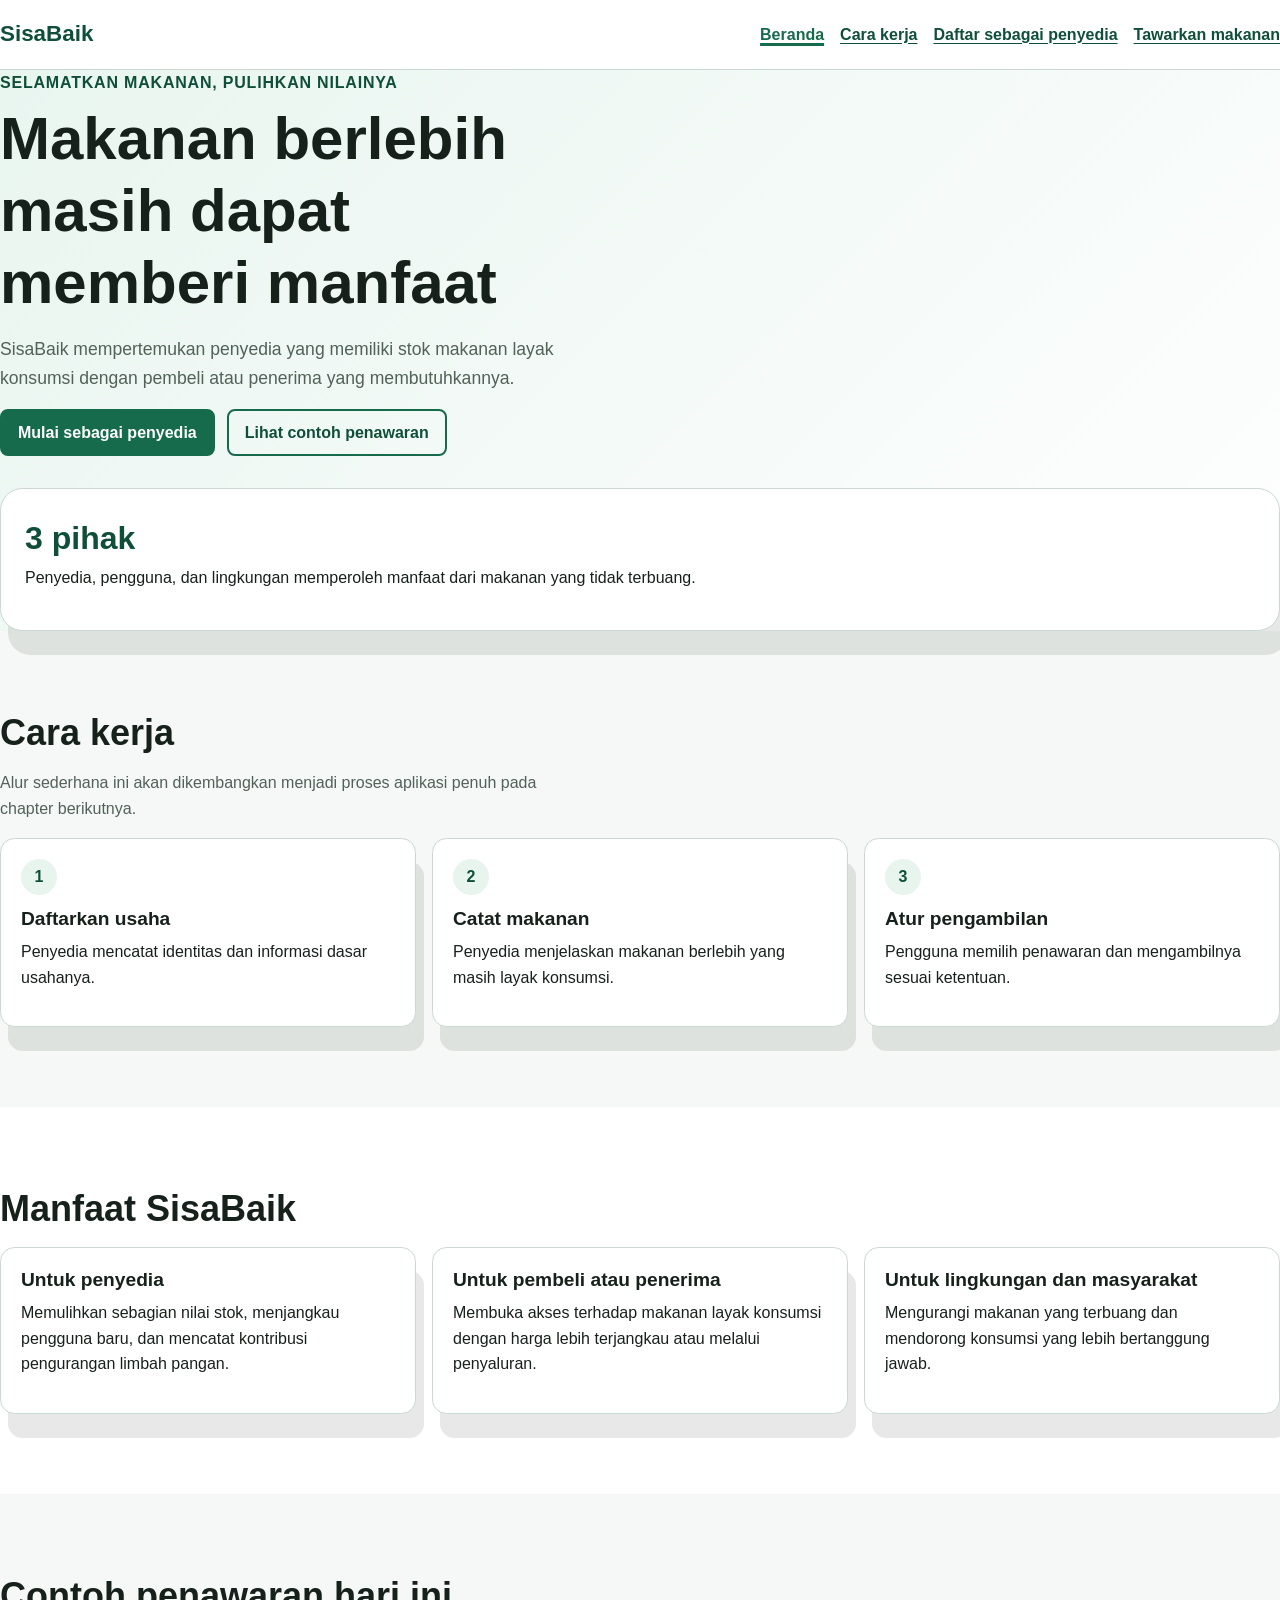
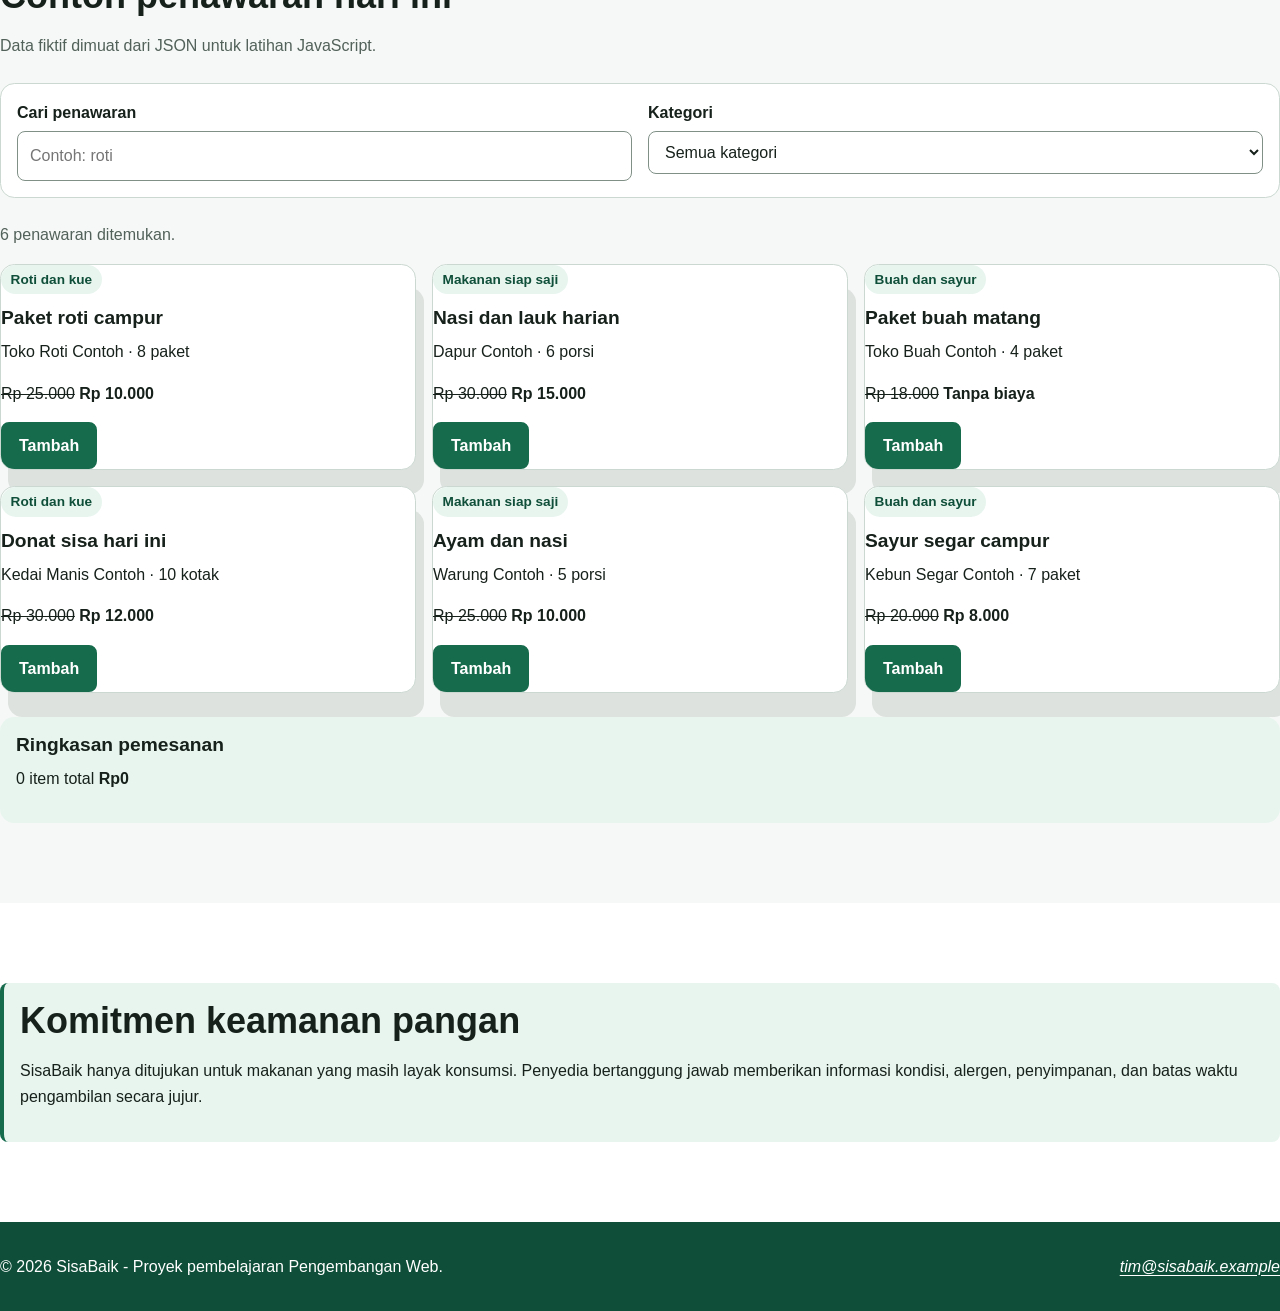
<file: index.html>
<!doctype html>
<html lang="id">

<head>
    <meta charset="utf-8">
    <meta name="viewport" content="width=device-width, initial-scale=1">
    <meta name="description"
        content="SisaBaik membantu penyedia menawarkan makanan berlebih agar tetap bernilai, terjangkau, dan tidak terbuang.">

    <title>Beranda | SisaBaik</title>

    <link rel="stylesheet" href="styles.css">
    <script src="app.js" defer></script>
    
</head>

<body>
    <a class="skip-link" href="#konten-utama">
        Lewati ke konten utama
    </a>

    <header class="site-header">
        <div class="container header-layout">
            <p class="brand">SisaBaik</p>

            <nav aria-label="Navigasi utama">
                <ul class="nav-list">
                    <li>
                        <a href="index.html" aria-current="page">
                            Beranda
                        </a>
                    </li>
                    <li>
                        <a href="#cara-kerja">
                            Cara kerja
                        </a>
                    </li>
                    <li>
                        <a href="daftar-penyedia.html">
                            Daftar sebagai penyedia
                        </a>
                    </li>
                    <li>
                        <a href="tawarkan-makanan.html">
                            Tawarkan makanan
                        </a>
                    </li>
                </ul>
            </nav>
        </div>
    </header>

    <main id="konten-utama" tabindex="-1">

        <!-- Hero Section -->
        <section class="hero" aria-labelledby="judul-utama">
            <div class="container hero-layout">
                <div>
                    <p class="eyebrow">
                        Selamatkan makanan, pulihkan nilainya
                    </p>

                    <h1 id="judul-utama">
                        Makanan berlebih masih dapat memberi manfaat
                    </h1>

                    <p class="lead">
                        SisaBaik mempertemukan penyedia yang memiliki stok
                        makanan layak konsumsi dengan pembeli atau penerima
                        yang membutuhkannya.
                    </p>

                    <div class="button-group">
                        <a class="button" href="daftar-penyedia.html">
                            Mulai sebagai penyedia
                        </a>

                        <a class="button button-secondary"
                            href="#penawaran-contoh">
                            Lihat contoh penawaran
                        </a>
                    </div>
                </div>

                <aside class="hero-panel"
                    aria-label="Ringkasan manfaat SisaBaik">
                    <strong>3 pihak</strong>

                    <p>
                        Penyedia, pengguna, dan lingkungan memperoleh manfaat
                        dari makanan yang tidak terbuang.
                    </p>
                </aside>
            </div>
        </section>

        <!-- Cara Kerja -->
        <section class="section" id="cara-kerja"
            aria-labelledby="judul-cara-kerja">
            <div class="container">
                <h2 id="judul-cara-kerja">
                    Cara kerja
                </h2>

                <p class="section-intro">
                    Alur sederhana ini akan dikembangkan menjadi proses
                    aplikasi penuh pada chapter berikutnya.
                </p>

                <div class="steps-grid">

                    <article class="card">
                        <span class="step-number" aria-hidden="true">
                            1
                        </span>

                        <h3>
                            Daftarkan usaha
                        </h3>

                        <p>
                            Penyedia mencatat identitas dan informasi dasar
                            usahanya.
                        </p>
                    </article>

                    <article class="card">
                        <span class="step-number" aria-hidden="true">
                            2
                        </span>

                        <h3>
                            Catat makanan
                        </h3>

                        <p>
                            Penyedia menjelaskan makanan berlebih yang masih
                            layak konsumsi.
                        </p>
                    </article>

                    <article class="card">
                        <span class="step-number" aria-hidden="true">
                            3
                        </span>

                        <h3>
                            Atur pengambilan
                        </h3>

                        <p>
                            Pengguna memilih penawaran dan mengambilnya
                            sesuai ketentuan.
                        </p>
                    </article>

                </div>
            </div>
        </section>

        <!-- Manfaat -->
        <section class="section section-alt"
            aria-labelledby="judul-manfaat">
            <div class="container">
                <h2 id="judul-manfaat">
                    Manfaat SisaBaik
                </h2>

                <div class="benefit-grid">

                    <article class="card">
                        <h3>
                            Untuk penyedia
                        </h3>

                        <p>
                            Memulihkan sebagian nilai stok, menjangkau
                            pengguna baru, dan mencatat kontribusi
                            pengurangan limbah pangan.
                        </p>
                    </article>

                    <article class="card">
                        <h3>
                            Untuk pembeli atau penerima
                        </h3>

                        <p>
                            Membuka akses terhadap makanan layak konsumsi
                            dengan harga lebih terjangkau atau melalui
                            penyaluran.
                        </p>
                    </article>

                    <article class="card">
                        <h3>
                            Untuk lingkungan dan masyarakat
                        </h3>

                        <p>
                            Mengurangi makanan yang terbuang dan mendorong
                            konsumsi yang lebih bertanggung jawab.
                        </p>
                    </article>

                </div>
            </div>
        </section>

        <!-- Contoh Penawaran -->
        <section class="section" id="penawaran-contoh"
            aria-labelledby="judul-penawaran">
            <div class="container">
                <h2 id="judul-penawaran">
                    Contoh penawaran hari ini
                </h2>

                <p class="section-intro">
                    Data fiktif dimuat dari JSON untuk latihan JavaScript.
                </p>

                <form class="filter-panel" id="filter-form" role="search">

                    <p>
                        <label for="kata-kunci">
                            Cari penawaran
                        </label>
                        <br>

                        <input id="kata-kunci"
                            name="kata_kunci"
                            type="search"
                            placeholder="Contoh: roti">
                    </p>

                    <p>
                        <label for="filter-kategori">
                            Kategori
                        </label>
                        <br>

                        <select id="filter-kategori"
                            name="kategori">
                            <option value="semua">
                                Semua kategori
                            </option>

                            <option value="makanan-siap-saji">
                                Makanan siap saji
                            </option>

                            <option value="roti-kue">
                                Roti dan kue
                            </option>

                            <option value="buah-sayur">
                                Buah dan sayur
                            </option>
                        </select>
                    </p>

                </form>

                <p id="status-katalog"
                    class="status-message"
                    role="status"
                    aria-live="polite">
                    Memuat penawaran...
                </p>

                <div class="offer-grid" id="daftar-penawaran"></div>

                <aside class="cart-summary"
                    aria-labelledby="judul-ringkasan">
                    <h3 id="judul-ringkasan">
                        Ringkasan pemesanan
                    </h3>

                    <p>
                        <span id="jumlah-item">0</span>
                        item total
                        <strong id="total-pesanan">Rp0</strong>
                    </p>
                </aside>
            </div>
        </section>

        <!-- Keamanan Pangan -->
        <section class="section section-alt"
            aria-labelledby="judul-keamanan">
            <div class="container">
                <div class="notice">
                    <h2 id="judul-keamanan">
                        Komitmen keamanan pangan
                    </h2>

                    <p>
                        SisaBaik hanya ditujukan untuk makanan yang masih
                        layak konsumsi. Penyedia bertanggung jawab memberikan
                        informasi kondisi, alergen, penyimpanan, dan batas
                        waktu pengambilan secara jujur.
                    </p>
                </div>
            </div>
        </section>

    </main>

    <!-- Footer -->
    <footer class="site-footer">
        <div class="container footer-layout">
            <p>
                &copy; 2026 SisaBaik - Proyek pembelajaran Pengembangan Web.
            </p>

            <address>
                <a href="mailto:tim@sisabaik.example">
                    tim@sisabaik.example
                </a>
            </address>
        </div>
    </footer>

</body>

</html>
</file>
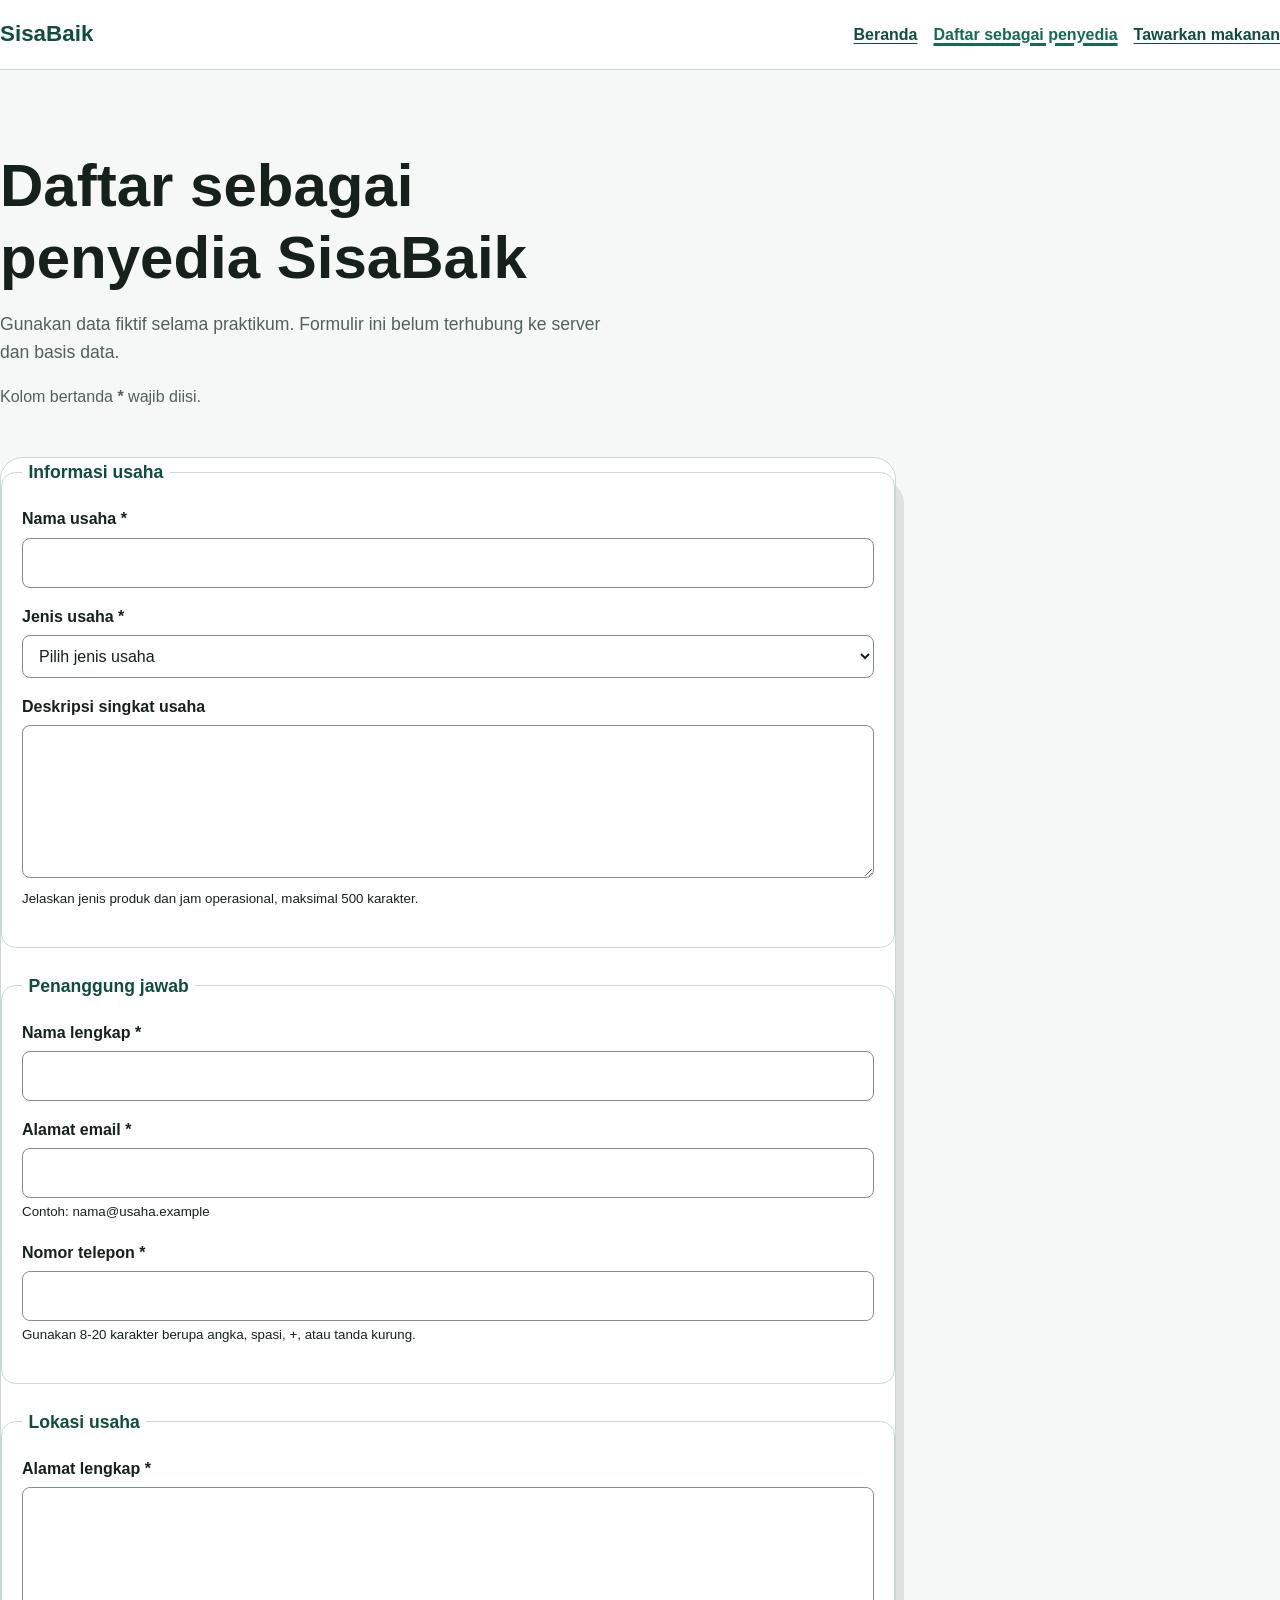
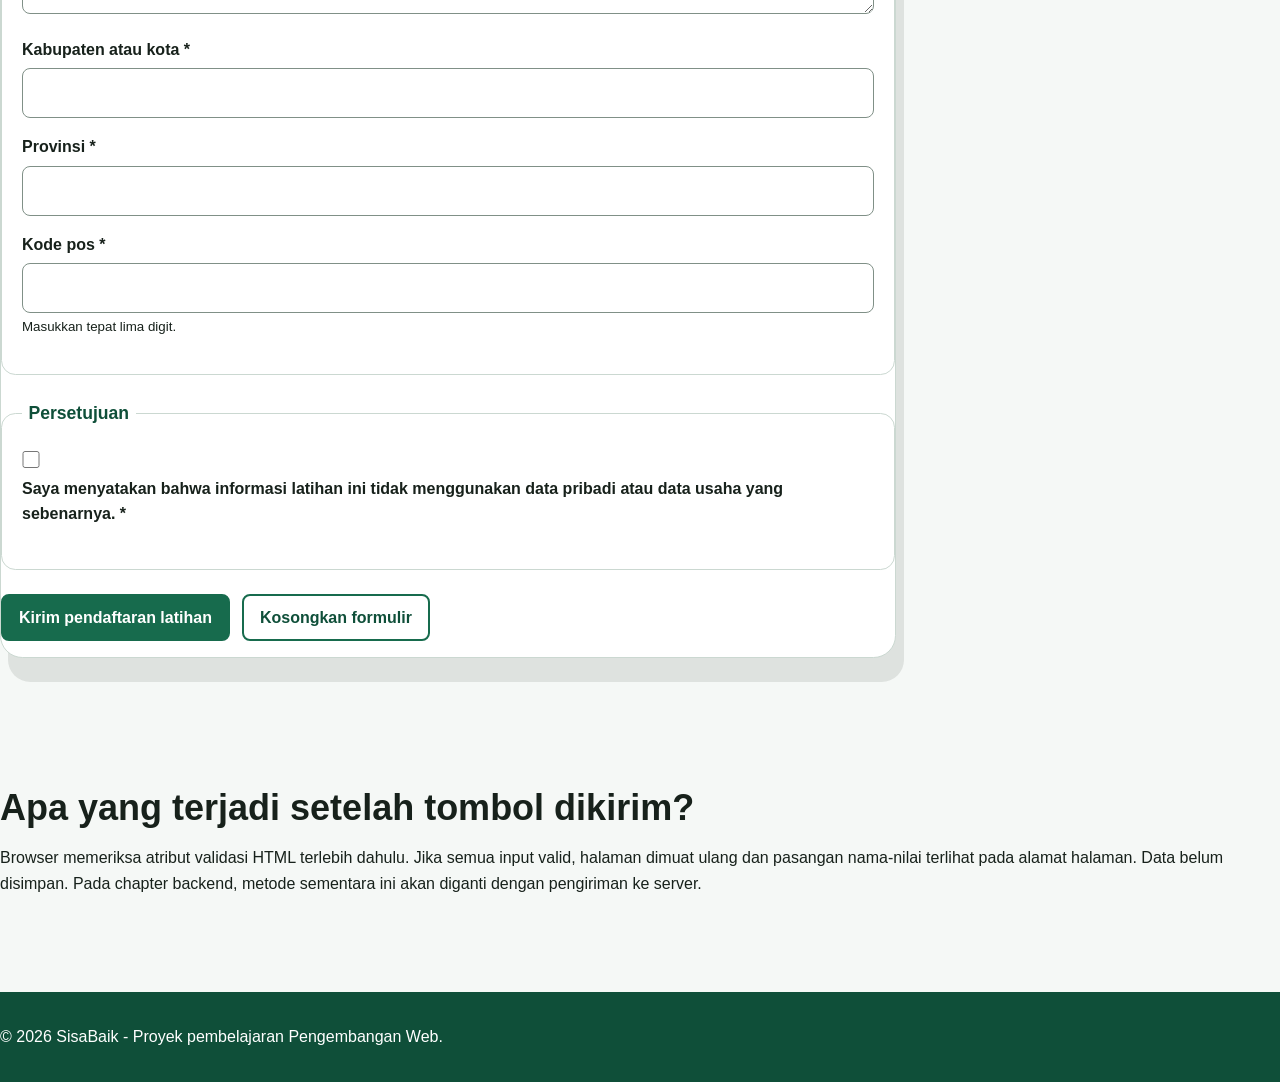
<file: daftar-penyedia.html>
<!doctype html>
<html lang="id">

<head>
    <meta charset="utf-8">
    <meta name="viewport" content="width=device-width, initial-scale=1">

    <meta
        name="description"
        content="Formulir prototipe untuk mendaftarkan usaha sebagai penyedia makanan di SisaBaik."
    >

    <title>Daftar Penyedia | SisaBaik</title>

    <link rel="stylesheet" href="styles.css">
    <script src="app.js" defer></script>
</head>

<body>

    <a class="skip-link" href="#konten-utama">
        Lewati ke konten utama
    </a>

    <!-- Header -->
    <header class="site-header">
        <div class="container header-layout">

            <p class="brand">SisaBaik</p>

            <nav aria-label="Navigasi utama">
                <ul class="nav-list">
                    <li>
                        <a href="index.html">
                            Beranda
                        </a>
                    </li>

                    <li>
                        <a
                            href="daftar-penyedia.html"
                            aria-current="page"
                        >
                            Daftar sebagai penyedia
                        </a>
                    </li>

                    <li>
                        <a href="tawarkan-makanan.html">
                            Tawarkan makanan
                        </a>
                    </li>
                </ul>
            </nav>

        </div>
    </header>

    <!-- Konten Utama -->
    <main
        class="container"
        id="konten-utama"
        tabindex="-1"
    >

        <!-- Judul Halaman -->
        <div class="page-heading">

            <h1>
                Daftar sebagai penyedia SisaBaik
            </h1>

            <p class="lead">
                Gunakan data fiktif selama praktikum. Formulir ini belum
                terhubung ke server dan basis data.
            </p>

            <p
                class="required-note"
                id="petunjuk-wajib"
            >
                Kolom bertanda <strong>*</strong> wajib diisi.
            </p>

        </div>

        <!-- Formulir Pendaftaran -->
        <form
            class="form-card"
            action="daftar-penyedia.html"
            method="get"
            aria-describedby="petunjuk-wajib"
        >

            <!-- Informasi Usaha -->
            <fieldset class="form-section">

                <legend>
                    Informasi usaha
                </legend>

                <p>
                    <label for="nama-usaha">
                        Nama usaha *
                    </label>
                    <br>

                    <input
                        type="text"
                        id="nama-usaha"
                        name="nama_usaha"
                        autocomplete="organization"
                        minlength="3"
                        maxlength="100"
                        required
                    >
                </p>

                <p>
                    <label for="jenis-usaha">
                        Jenis usaha *
                    </label>
                    <br>

                    <select
                        id="jenis-usaha"
                        name="jenis_usaha"
                        required
                    >
                        <option value="">
                            Pilih jenis usaha
                        </option>

                        <option value="restoran">
                            Restoran
                        </option>

                        <option value="toko-roti">
                            Toko roti
                        </option>

                        <option value="katering">
                            Katering
                        </option>

                        <option value="ritel">
                            Toko ritel
                        </option>

                        <option value="hotel">
                            Hotel atau penginapan
                        </option>

                        <option value="lainnya">
                            Lainnya
                        </option>
                    </select>
                </p>

                <p>
                    <label for="deskripsi-usaha">
                        Deskripsi singkat usaha
                    </label>
                    <br>

                    <textarea
                        id="deskripsi-usaha"
                        name="deskripsi_usaha"
                        rows="5"
                        maxlength="500"
                        aria-describedby="bantuan-deskripsi"
                    ></textarea>
                    <br>

                    <small id="bantuan-deskripsi">
                        Jelaskan jenis produk dan jam operasional,
                        maksimal 500 karakter.
                    </small>
                </p>

            </fieldset>

            <!-- Penanggung Jawab -->
            <fieldset class="form-section">

                <legend>
                    Penanggung jawab
                </legend>

                <p>
                    <label for="nama-penanggung-jawab">
                        Nama lengkap *
                    </label>
                    <br>

                    <input
                        type="text"
                        id="nama-penanggung-jawab"
                        name="nama_penanggung_jawab"
                        autocomplete="name"
                        minlength="3"
                        maxlength="100"
                        required
                    >
                </p>

                <p>
                    <label for="email">
                        Alamat email *
                    </label>
                    <br>

                    <input
                        type="email"
                        id="email"
                        name="email"
                        autocomplete="email"
                        maxlength="254"
                        aria-describedby="bantuan-email"
                        required
                    >
                    <br>

                    <small id="bantuan-email">
                        Contoh: nama@usaha.example
                    </small>
                </p>

                <p>
                    <label for="telepon">
                        Nomor telepon *
                    </label>
                    <br>

                    <input
                        type="tel"
                        id="telepon"
                        name="telepon"
                        autocomplete="tel"
                        inputmode="tel"
                        pattern="[0-9+() ]{8,20}"
                        aria-describedby="bantuan-telepon"
                        required
                    >
                    <br>

                    <small id="bantuan-telepon">
                        Gunakan 8-20 karakter berupa angka, spasi,
                        +, atau tanda kurung.
                    </small>
                </p>

            </fieldset>

            <!-- Lokasi Usaha -->
            <fieldset class="form-section">

                <legend>
                    Lokasi usaha
                </legend>

                <p>
                    <label for="alamat">
                        Alamat lengkap *
                    </label>
                    <br>

                    <textarea
                        id="alamat"
                        name="alamat"
                        rows="4"
                        autocomplete="street-address"
                        minlength="10"
                        maxlength="250"
                        required
                    ></textarea>
                </p>

                <p>
                    <label for="kota">
                        Kabupaten atau kota *
                    </label>
                    <br>

                    <input
                        type="text"
                        id="kota"
                        name="kota"
                        autocomplete="address-level2"
                        maxlength="100"
                        required
                    >
                </p>

                <p>
                    <label for="provinsi">
                        Provinsi *
                    </label>
                    <br>

                    <input
                        type="text"
                        id="provinsi"
                        name="provinsi"
                        autocomplete="address-level1"
                        maxlength="100"
                        required
                    >
                </p>

                <p>
                    <label for="kode-pos">
                        Kode pos *
                    </label>
                    <br>

                    <input
                        type="text"
                        id="kode-pos"
                        name="kode_pos"
                        autocomplete="postal-code"
                        inputmode="numeric"
                        pattern="[0-9]{5}"
                        aria-describedby="bantuan-kode-pos"
                        required
                    >
                    <br>

                    <small id="bantuan-kode-pos">
                        Masukkan tepat lima digit.
                    </small>
                </p>

            </fieldset>

            <!-- Persetujuan -->
            <fieldset class="form-section">

                <legend>
                    Persetujuan
                </legend>

                <p>
                    <input
                        type="checkbox"
                        id="persetujuan"
                        name="persetujuan"
                        value="setuju"
                        required
                    >

                    <label for="persetujuan">
                        Saya menyatakan bahwa informasi latihan ini
                        tidak menggunakan data pribadi atau data usaha
                        yang sebenarnya. *
                    </label>
                </p>

            </fieldset>

            <!-- Tombol Formulir -->
            <p class="form-actions">

                <button
                    class="button"
                    type="submit"
                >
                    Kirim pendaftaran latihan
                </button>

                <button
                    class="button button-secondary"
                    type="reset"
                >
                    Kosongkan formulir
                </button>

            </p>

        </form>

        <!-- Catatan Prototipe -->
        <section
            class="section"
            aria-labelledby="catatan-prototipe"
        >

            <h2 id="catatan-prototipe">
                Apa yang terjadi setelah tombol dikirim?
            </h2>

            <p>
                Browser memeriksa atribut validasi HTML terlebih dahulu.
                Jika semua input valid, halaman dimuat ulang dan pasangan
                nama-nilai terlihat pada alamat halaman. Data belum disimpan.
                Pada chapter backend, metode sementara ini akan diganti
                dengan pengiriman ke server.
            </p>

        </section>

    </main>

    <!-- Footer -->
    <footer class="site-footer">
        <div class="container footer-layout">

            <p>
                &copy; 2026 SisaBaik - Proyek pembelajaran Pengembangan Web.
            </p>

        </div>
    </footer>

</body>

</html>
</file>
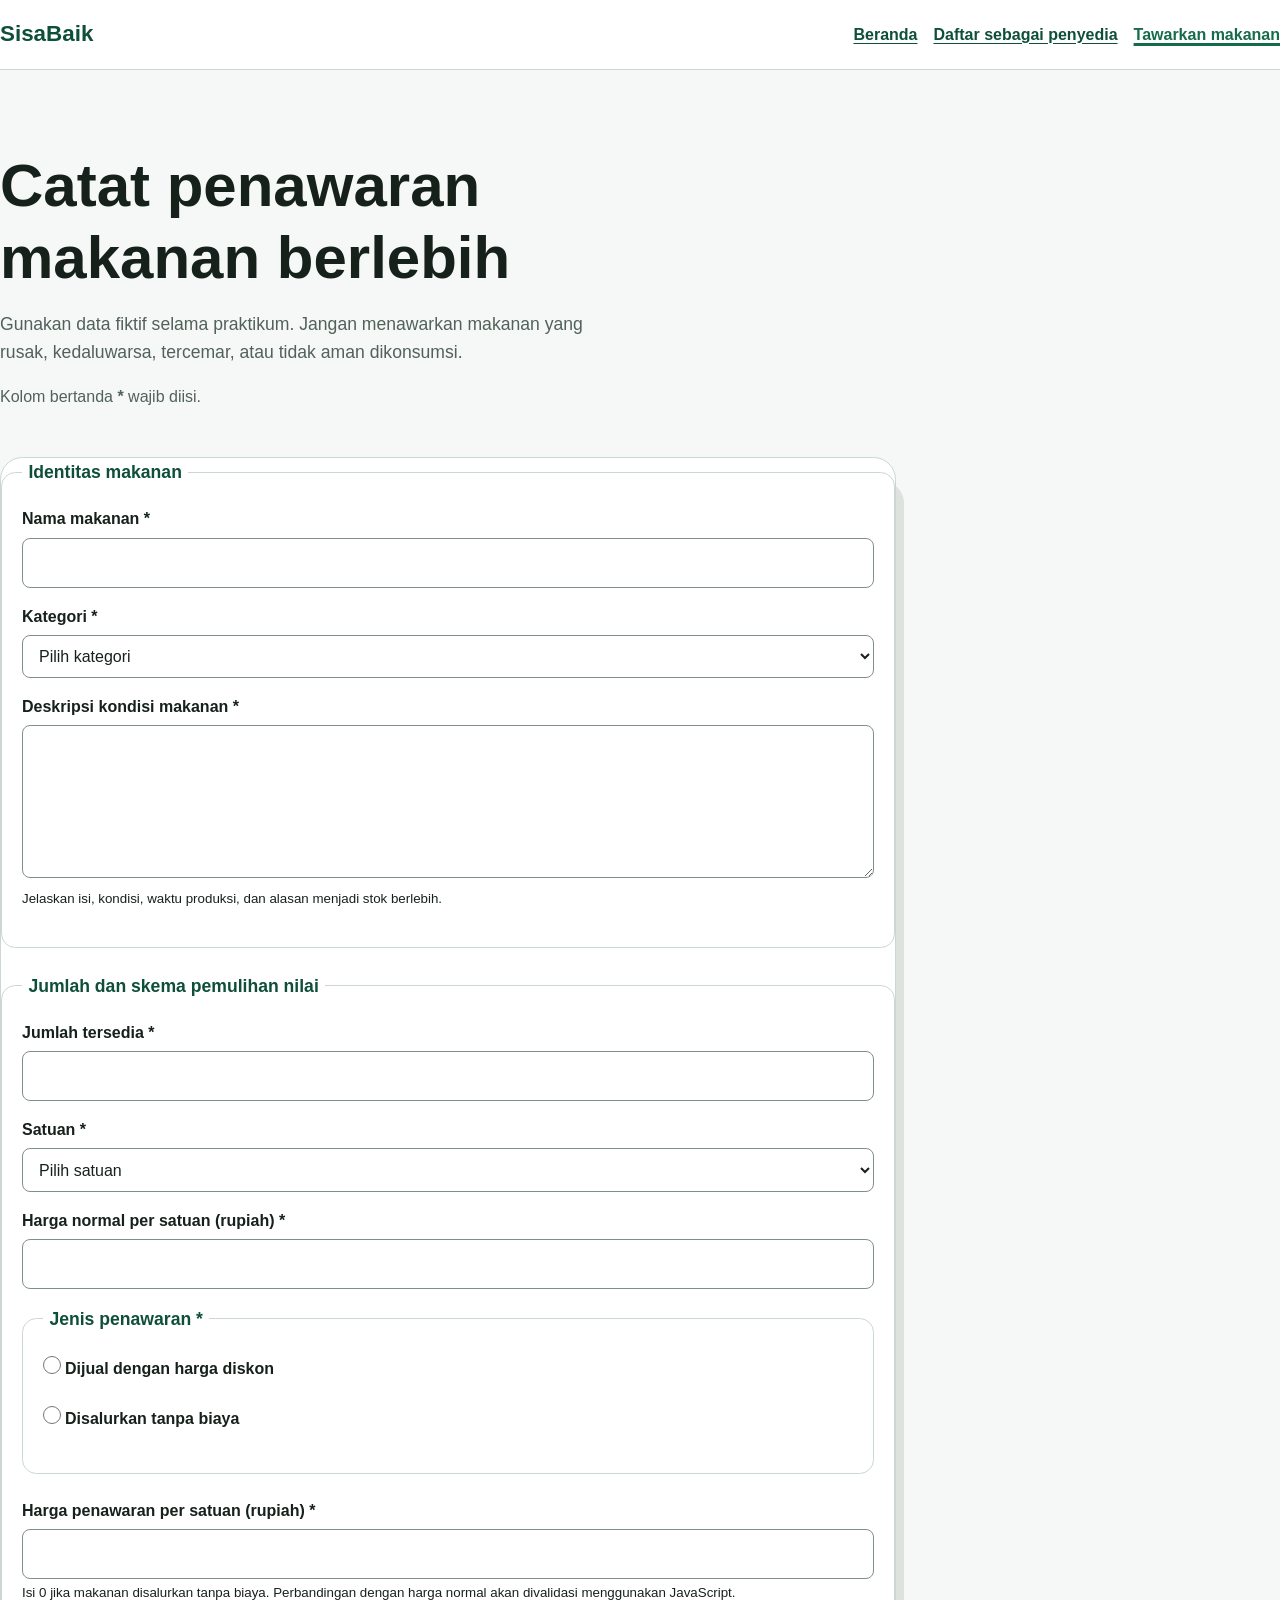
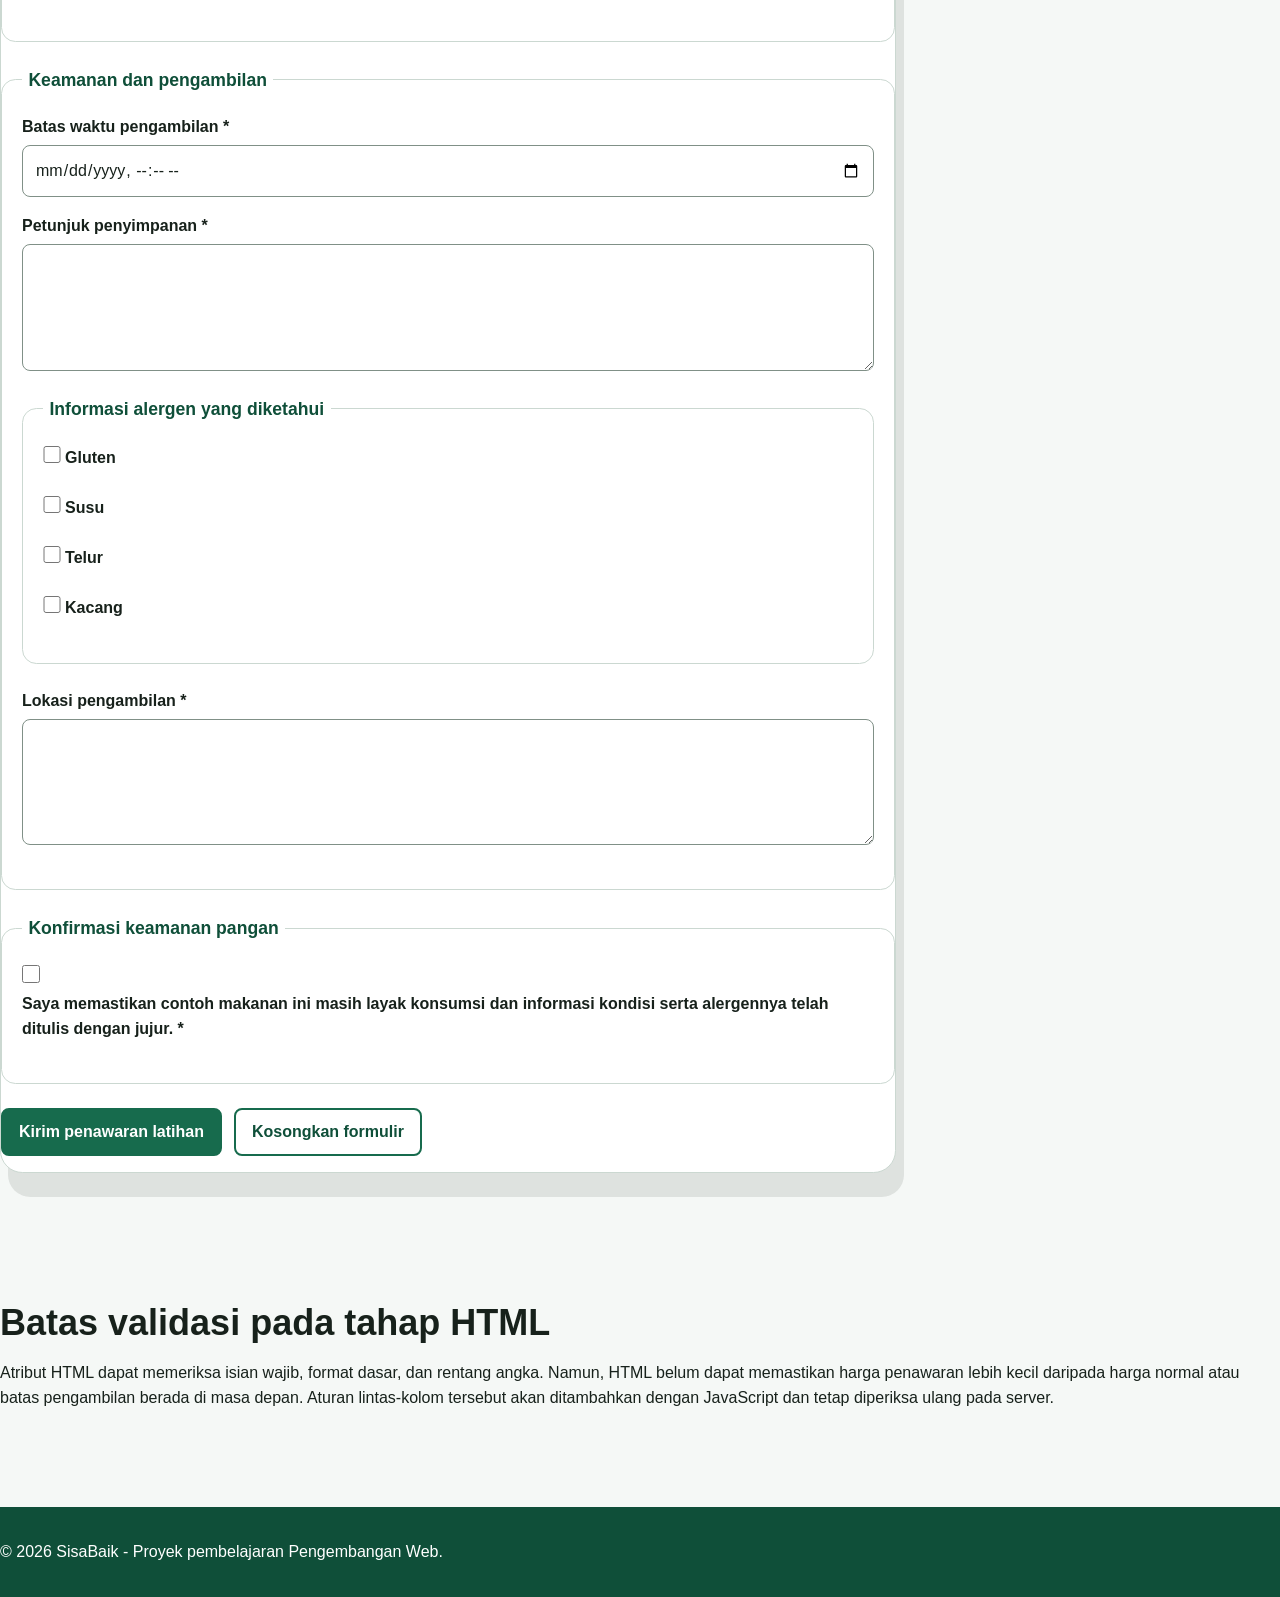
<file: tawarkan-makanan.html>
<!doctype html>
<html lang="id">

<head>
    <meta charset="utf-8">
    <meta name="viewport" content="width=device-width, initial-scale=1">

    <meta
        name="description"
        content="Formulir prototipe untuk mencatat makanan berlebih yang akan ditawarkan melalui SisaBaik."
    >

    <title>Tawarkan Makanan | SisaBaik</title>

    <link rel="stylesheet" href="styles.css">
    <script src="app.js" defer></script>
</head>

<body>

    <a class="skip-link" href="#konten-utama">
        Lewati ke konten utama
    </a>

    <!-- Header -->
    <header class="site-header">
        <div class="container header-layout">

            <p class="brand">SisaBaik</p>

            <nav aria-label="Navigasi utama">
                <ul class="nav-list">

                    <li>
                        <a href="index.html">
                            Beranda
                        </a>
                    </li>

                    <li>
                        <a href="daftar-penyedia.html">
                            Daftar sebagai penyedia
                        </a>
                    </li>

                    <li>
                        <a
                            href="tawarkan-makanan.html"
                            aria-current="page"
                        >
                            Tawarkan makanan
                        </a>
                    </li>

                </ul>
            </nav>

        </div>
    </header>

    <!-- Konten Utama -->
    <main
        class="container"
        id="konten-utama"
        tabindex="-1"
    >

        <!-- Judul Halaman -->
        <div class="page-heading">

            <h1>
                Catat penawaran makanan berlebih
            </h1>

            <p class="lead">
                Gunakan data fiktif selama praktikum. Jangan menawarkan
                makanan yang rusak, kedaluwarsa, tercemar, atau tidak aman
                dikonsumsi.
            </p>

            <p
                class="required-note"
                id="petunjuk-wajib"
            >
                Kolom bertanda <strong>*</strong> wajib diisi.
            </p>

        </div>

        <!-- Formulir Penawaran -->
        <form
            id="form-penawaran"
            class="form-card"
            action="tawarkan-makanan.html"
            method="get"
            aria-describedby="petunjuk-wajib"
        >

            <!-- Identitas Makanan -->
            <fieldset class="form-section">

                <legend>
                    Identitas makanan
                </legend>

                <p>
                    <label for="nama-makanan">
                        Nama makanan *
                    </label>
                    <br>

                    <input
                        type="text"
                        id="nama-makanan"
                        name="nama_makanan"
                        minlength="3"
                        maxlength="120"
                        required
                    >
                </p>

                <p>
                    <label for="kategori">
                        Kategori *
                    </label>
                    <br>

                    <select
                        id="kategori"
                        name="kategori"
                        required
                    >
                        <option value="">
                            Pilih kategori
                        </option>

                        <option value="makanan-siap-saji">
                            Makanan siap saji
                        </option>

                        <option value="roti-kue">
                            Roti atau kue
                        </option>

                        <option value="buah-sayur">
                            Buah atau sayur
                        </option>

                        <option value="minuman">
                            Minuman
                        </option>

                        <option value="bahan-pangan">
                            Bahan pangan
                        </option>

                        <option value="lainnya">
                            Lainnya
                        </option>
                    </select>
                </p>

                <p>
                    <label for="deskripsi-makanan">
                        Deskripsi kondisi makanan *
                    </label>
                    <br>

                    <textarea
                        id="deskripsi-makanan"
                        name="deskripsi_makanan"
                        rows="5"
                        minlength="20"
                        maxlength="600"
                        aria-describedby="bantuan-deskripsi-makanan"
                        required
                    ></textarea>
                    <br>

                    <small id="bantuan-deskripsi-makanan">
                        Jelaskan isi, kondisi, waktu produksi, dan alasan
                        menjadi stok berlebih.
                    </small>
                </p>

            </fieldset>

            <!-- Jumlah dan Harga -->
            <fieldset class="form-section">

                <legend>
                    Jumlah dan skema pemulihan nilai
                </legend>

                <p>
                    <label for="jumlah">
                        Jumlah tersedia *
                    </label>
                    <br>

                    <input
                        type="number"
                        id="jumlah"
                        name="jumlah"
                        min="1"
                        max="1000"
                        step="1"
                        required
                    >
                </p>

                <p>
                    <label for="satuan">
                        Satuan *
                    </label>
                    <br>

                    <select
                        id="satuan"
                        name="satuan"
                        required
                    >
                        <option value="">
                            Pilih satuan
                        </option>

                        <option value="porsi">
                            Porsi
                        </option>

                        <option value="paket">
                            Paket
                        </option>

                        <option value="buah">
                            Buah
                        </option>

                        <option value="kilogram">
                            Kilogram
                        </option>

                        <option value="liter">
                            Liter
                        </option>
                    </select>
                </p>

                <p>
                    <label for="harga-normal">
                        Harga normal per satuan (rupiah) *
                    </label>
                    <br>

                    <input
                        type="number"
                        id="harga-normal"
                        name="harga_normal"
                        min="0"
                        max="10000000"
                        step="500"
                        required
                    >
                </p>

                <!-- Jenis Penawaran -->
                <fieldset class="form-section">

                    <legend>
                        Jenis penawaran *
                    </legend>

                    <p>
                        <input
                            type="radio"
                            id="jenis-diskon"
                            name="jenis_penawaran"
                            value="diskon"
                            required
                        >

                        <label for="jenis-diskon">
                            Dijual dengan harga diskon
                        </label>
                    </p>

                    <p>
                        <input
                            type="radio"
                            id="jenis-donasi"
                            name="jenis_penawaran"
                            value="donasi"
                        >

                        <label for="jenis-donasi">
                            Disalurkan tanpa biaya
                        </label>
                    </p>

                </fieldset>

                <p>
                    <label for="harga-pemulihan">
                        Harga penawaran per satuan (rupiah) *
                    </label>
                    <br>

                    <input
                        type="number"
                        id="harga-pemulihan"
                        name="harga_penawaran"
                        min="0"
                        max="10000000"
                        step="500"
                        aria-describedby="bantuan-harga"
                        required
                    >
                    <br>

                    <small id="bantuan-harga">
                        Isi 0 jika makanan disalurkan tanpa biaya.
                        Perbandingan dengan harga normal akan divalidasi
                        menggunakan JavaScript.
                    </small>
                </p>

            </fieldset>

            <!-- Keamanan dan Pengambilan -->
            <fieldset class="form-section">

                <legend>
                    Keamanan dan pengambilan
                </legend>

                <p>
                    <label for="batas-pengambilan">
                        Batas waktu pengambilan *
                    </label>
                    <br>

                    <input
                        type="datetime-local"
                        id="batas-pengambilan"
                        name="batas_pengambilan"
                        required
                    >
                </p>

                <p>
                    <label for="petunjuk-penyimpanan">
                        Petunjuk penyimpanan *
                    </label>
                    <br>

                    <textarea
                        id="petunjuk-penyimpanan"
                        name="petunjuk_penyimpanan"
                        rows="4"
                        minlength="10"
                        maxlength="300"
                        required
                    ></textarea>
                </p>

                <!-- Informasi Alergen -->
                <fieldset class="form-section">

                    <legend>
                        Informasi alergen yang diketahui
                    </legend>

                    <p>
                        <input
                            type="checkbox"
                            id="alergen-gluten"
                            name="alergen"
                            value="gluten"
                        >

                        <label for="alergen-gluten">
                            Gluten
                        </label>
                    </p>

                    <p>
                        <input
                            type="checkbox"
                            id="alergen-susu"
                            name="alergen"
                            value="susu"
                        >

                        <label for="alergen-susu">
                            Susu
                        </label>
                    </p>

                    <p>
                        <input
                            type="checkbox"
                            id="alergen-telur"
                            name="alergen"
                            value="telur"
                        >

                        <label for="alergen-telur">
                            Telur
                        </label>
                    </p>

                    <p>
                        <input
                            type="checkbox"
                            id="alergen-kacang"
                            name="alergen"
                            value="kacang"
                        >

                        <label for="alergen-kacang">
                            Kacang
                        </label>
                    </p>

                </fieldset>

                <p>
                    <label for="lokasi-pengambilan">
                        Lokasi pengambilan *
                    </label>
                    <br>

                    <textarea
                        id="lokasi-pengambilan"
                        name="lokasi_pengambilan"
                        rows="4"
                        autocomplete="street-address"
                        minlength="10"
                        maxlength="250"
                        required
                    ></textarea>
                </p>

            </fieldset>

            <!-- Konfirmasi Keamanan -->
            <fieldset class="form-section">

                <legend>
                    Konfirmasi keamanan pangan
                </legend>

                <p>
                    <input
                        type="checkbox"
                        id="konfirmasi-keamanan"
                        name="konfirmasi_keamanan"
                        value="terkonfirmasi"
                        required
                    >

                    <label for="konfirmasi-keamanan">
                        Saya memastikan contoh makanan ini masih layak
                        konsumsi dan informasi kondisi serta alergennya
                        telah ditulis dengan jujur. *
                    </label>
                </p>

            </fieldset>

            <!-- Tombol Formulir -->
            <p class="form-actions">

                <button
                    class="button"
                    type="submit"
                >
                    Kirim penawaran latihan
                </button>

                <button
                    class="button button-secondary"
                    type="reset"
                >
                    Kosongkan formulir
                </button>

            </p>

        </form>

        <!-- Catatan Validasi -->
        <section
            class="section"
            aria-labelledby="batas-validasi-html"
        >

            <h2 id="batas-validasi-html">
                Batas validasi pada tahap HTML
            </h2>

            <p>
                Atribut HTML dapat memeriksa isian wajib, format dasar,
                dan rentang angka. Namun, HTML belum dapat memastikan
                harga penawaran lebih kecil daripada harga normal atau
                batas pengambilan berada di masa depan. Aturan
                lintas-kolom tersebut akan ditambahkan dengan JavaScript
                dan tetap diperiksa ulang pada server.
            </p>

        </section>

    </main>

    <!-- Footer -->
    <footer class="site-footer">
        <div class="container footer-layout">

            <p>
                &copy; 2026 SisaBaik - Proyek pembelajaran Pengembangan Web.
            </p>

        </div>
    </footer>

</body>

</html>
</file>
<file: styles.css>
:root {
  --color-primary: #176b4d;
  --color-primary-dark: #0f4f39;
  --color-primary-soft: #e8f5ef;
  --color-accent: #f2b84b;
  --color-text: #17211b;
  --color-muted: #52615a;
  --color-surface: #ffffff;
  --color-background: #f5f8f6;
  --color-border: #cbd8d1;
  --color-danger: #a52a2a;
  --shadow-card: 00.5rem 1.5rem rgb(23 33 27/10%);
  --radius-small: 0.5rem;
  --radius-medium: 0.9rem;
  --radius-large: 1.4rem;
  --content-width: 72rem;
}

*,
*::before,
*::after {
  box-sizing: border-box;
}

html {
  scroll-behavior: smooth;
}

body {
  margin: 0;
  background: var(--color-background);
  color: var(--color-text);
  font-family: Arial, Helvetica, sans-serif;
  font-size: 1rem;
  line-height: 1.6;
}

h1,
h2,
h3,
p {
  margin-block-start: 0;
}

h1,
h2,
h3 {
  line-height: 1.2;
}

h1 {
  max-width: 18ch;
  margin-block-end: 1rem;
  font-size: clamp(2rem, 7vw, 3.75rem);
}

h2 {
  margin-block-end: 1rem;
  font-size: clamp(1.5rem, 4vw, 2.25rem);
}

h3 {
  margin-block-end: 0.6rem;
  font-size: 1.2rem;
}

a {
  color: var(--color-primary-dark);
  text-underline-offset: 0.2em;
}

a:hover {
  text-decoration-thickness: 0.18em;
}

:focus-visible {
  outline: 0.2rem solid var(--color-accent);
  outline-offset: 0.2rem;
}

.skip-link {
  position: absolute;
  inset-block-start: 0.5rem;
  inset-inline-start: 0.5rem;
  z-index: 100;
  padding: 0.7rem 1rem;
  border-radius: var(--radius-small);
  background: var(--color-text);
  color: var(--color-surface);
  transform: translateY(-180%);
}

.skip-link:focus {
  transform: translateY(0);
}

.container {
  width: min (100% - 2rem, var(--content-width));
  margin-inline: auto;
}

.site-header {
  background: var(--color-surface);
  border-block-end: 0.0625rem solid var(--color-border);
}

.header-layout {
  display: flex;
  flex-direction: column;
  gap: 0.75rem;
  padding-block: 1rem;
}

.brand {
  margin: 0;
  color: var(--color-primary-dark);
  font-size: 1.4rem;
  font-weight: 700;
}

.nav-list {
  display: flex;
  flex-wrap: wrap;
  gap: 0.5rem 1rem;
  margin: 0;
  padding: 0;
  list-style: none;
}

.nav-list a {
  display: inline-block;
  padding-block: 0.35rem;
  font-weight: 700;
}

.nav-list a[aria-current="page"] {
  color: var(--color-primary);
  text-decoration-thickness: 0.2em;
}

.hero {
  padding-block: clamp (3rem, 10vw, 7rem);
  background: linear-gradient(135deg, rgb(232 245 239/95%), rgb(255 255 255/92%));
}

.hero-layout {
  display: grid;
  gap: 2rem;
  align-items: center;
}

.eyebrow {
  margin-block-end: 0.5rem;
  color: var(--color-primary-dark);
  font-weight: 700;
  letter-spacing: 0.05em;
  text-transform: uppercase;
}

.lead {
  max-width: 62ch;
  color: var(--color-muted);
  font-size: 1.1rem;
}

.hero-panel {
  padding: 1.5rem;
  border: 0.0625rem solid var(--color-border);
  border-radius: var(--radius-large);
  background: var(--color-surface);
  box-shadow: var(--shadow-card);
}

.hero-panel strong {
  display: block;
  color: var(--color-primary-dark);
  font-size: 2rem;
}

.button-group,
.form-actions {
  display: flex;
  flex-wrap: wrap;
  gap: 0.75rem;
  align-items: center;
}

.button {
  display: inline-block;
  padding: 0.75rem 1rem;
  border: 0.125rem solid var(--color-primary);
  border-radius: var(--radius-small);
  background: var(--color-primary);
  color: var(--color-surface);
  font: inherit;
  font-weight: 700;
  line-height: 1.2;
  text-decoration: none;
  cursor: pointer;
}

.button:hover {
  background: var(--color-primary-dark);
  border-color: var(--color-primary-dark);
}

.button-secondary {
  background: transparent;
  color: var(--color-primary-dark);
}

.section {
  padding-block: clamp(2.5rem, 7vw, 5rem);
}

.section-alt {
  background: var(--color-surface);
}

.section-intro {
  max-width: 65ch;
  color: var(--color-muted);
}

.steps-grid,
.benefit-grid,
.offer-grid {
  display: grid;
  grid-template-columns: 1fr;
  gap: 1rem;
}

.card {
  padding: 1.25rem;
  border: 0.0625rem solid var(--color-border);
  border-radius: var(--radius-medium);
  background: var(--color-surface);
  box-shadow: var(--shadow-card);
}

.step-number {
  display: inline-grid;
  width: 2.25rem;
  height: 2.25rem;
  margin-block-end: 0.75rem;
  place-items: center;
  border-radius: 50%;
  background: var(--color-primary-soft);
  color: var(--color-primary-dark);
  font-weight: 700;
}

.offer-card {
  display: flex;
  flex-direction: column;
  overflow: hidden;
  border: 0.0625rem solid var(--color-border);
  border-radius: var(--radius-medium);
  background: var(--color-surface);
  box-shadow: var(--shadow-card);
}

.offer-card_visual {
  min-height: 8rem;
  background: linear-gradient(135deg, var(--color-primary), var(--color-primary-dark));
}

.offer-card_content {
  display: flex;
  flex: 1;
  flex-direction: column;
  padding: 1.25rem;
}

.offer-card_meta {
  color: var(--color-muted);
}

.offer-card_price {
  margin-block-start: auto;
  font-size: 1.15rem;
}

.badge {
  display: inline-block;
  width: fit-content;
  margin-block-end: 0.75rem;
  padding: 0.25rem 0.6rem;
  border-radius: 999px;
  background: var(--color-primary-soft);
  color: var(--color-primary-dark);
  font-size: 0.85rem;
  font-weight: 700;
}

.notice {
  padding: 1rem;
  border-inline-start: 0.3rem solid var(--color-primary);
  border-radius: var(--radius-small);
  background: var(--color-primary-soft);
}

.page-heading {
  padding-block: clamp(2.5rem, 7vw, 5rem) 2rem;
}

.form-card {
  max-width: 56rem;
  margin-block-end: 3rem;
  padding: clamp (1rem, 4vw, 2rem);
  border: 0.0625rem solid var(--color-border);
  border-radius: var(--radius-large);
  background: var(--color-surface);
  box-shadow: var(--shadow-card);
}

.form-section {
  margin: 0 0 1.5rem;
  padding: 1.25rem;
  border: 0.0625rem solid var(--color-border);
  border-radius: var(--radius-medium);
}

.form-section legend {
  padding-inline: 0.4rem;
  color: var(--color-primary-dark);
  font-size: 1.1rem;
  font-weight: 700;
}

label {
  display: inline-block;
  margin-block-end: 0.35rem;
  font-weight: 700;
}

input,
select,
textarea {
  width: 100%;
  padding: 0.7rem 0.75rem;
  border: 0.0625rem solid #809087;
  border-radius: var(--radius-small);
  background: var(--color-surface);
  color: var(--color-text);
  font: inherit;
}

textarea {
  resize: vertical;
}

input:focus,
select:focus,
textarea:focus {
  border-color: var(--color-primary-dark);
}

input[type="checkbox"],
input[type="radio"] {
  width: 1.1rem;
  height: 1.1rem;
  margin: 0.2rem 0 0;
  accent-color: var(--color-primary);
}

.required-note {
  color: var(--color-muted);
}

.site-footer {
  padding-block: 2rem;
  background: var(--color-primary-dark);
  color: var(--color-surface);
}

.site-footer a {
  color: var(--color-surface);
}

.footer-layout {
  display: flex;
  flex-direction: column;
  gap: 0.5rem;
}

.footer-layout p,
.footer-layout address {
  margin: 0;
}

@media (min-width: 48rem) {
  .header-layout {
    flex-direction: row;
    justify-content: space-between;
    align-items: center;
  }

  .hero-layout {
    grid-template-columns: minmax(0, 1.5fr) minmax (15rem, 0.7fr);
  }

  .steps-grid,
  .benefit-grid {
    grid-template-columns: repeat(3, minmax(0, 1fr));
  }

  .offer-grid {
    grid-template-columns: repeat(2, minmax(0, 1fr));
  }

  .footer-layout {
    flex-direction: row;
    justify-content: space-between;
    align-items: center;
  }
}

@media (min-width: 68rem) {
  .offer-grid {
    grid-template-columns: repeat(3, minmax(0, 1fr));
  }
}

@media (prefers-reduced-motion: reduce) {
  html {
    scroll-behavior: auto;
  }
}

.filter-panel {
  display: grid;
  gap: 1rem;
  margin-block: 1.5rem;
  padding: 1rem;
  border: 0.0625rem solid var(--color-border);
  border-radius: var(--radius-medium);
  background: var(--color-surface);
}

.filter-panel p {
  margin: 0;
}

.status-message {
  min-height: 1.6em;
  color: var(--color-muted);
}

.cart-summary {
  margin-block-start: 1.5rem;
  padding: 1rem;
  border-radius: var(--radius-medium);
  background: var(--color-primary-soft);
}

.error-message {
  color: var(--color-danger);
  font-weight: 700;
}

@media (min-width: 48rem) {
  .filter-panel {
    grid-template-columns: repeat(2, minmax(0, 1fr));
  }
}
</file>
